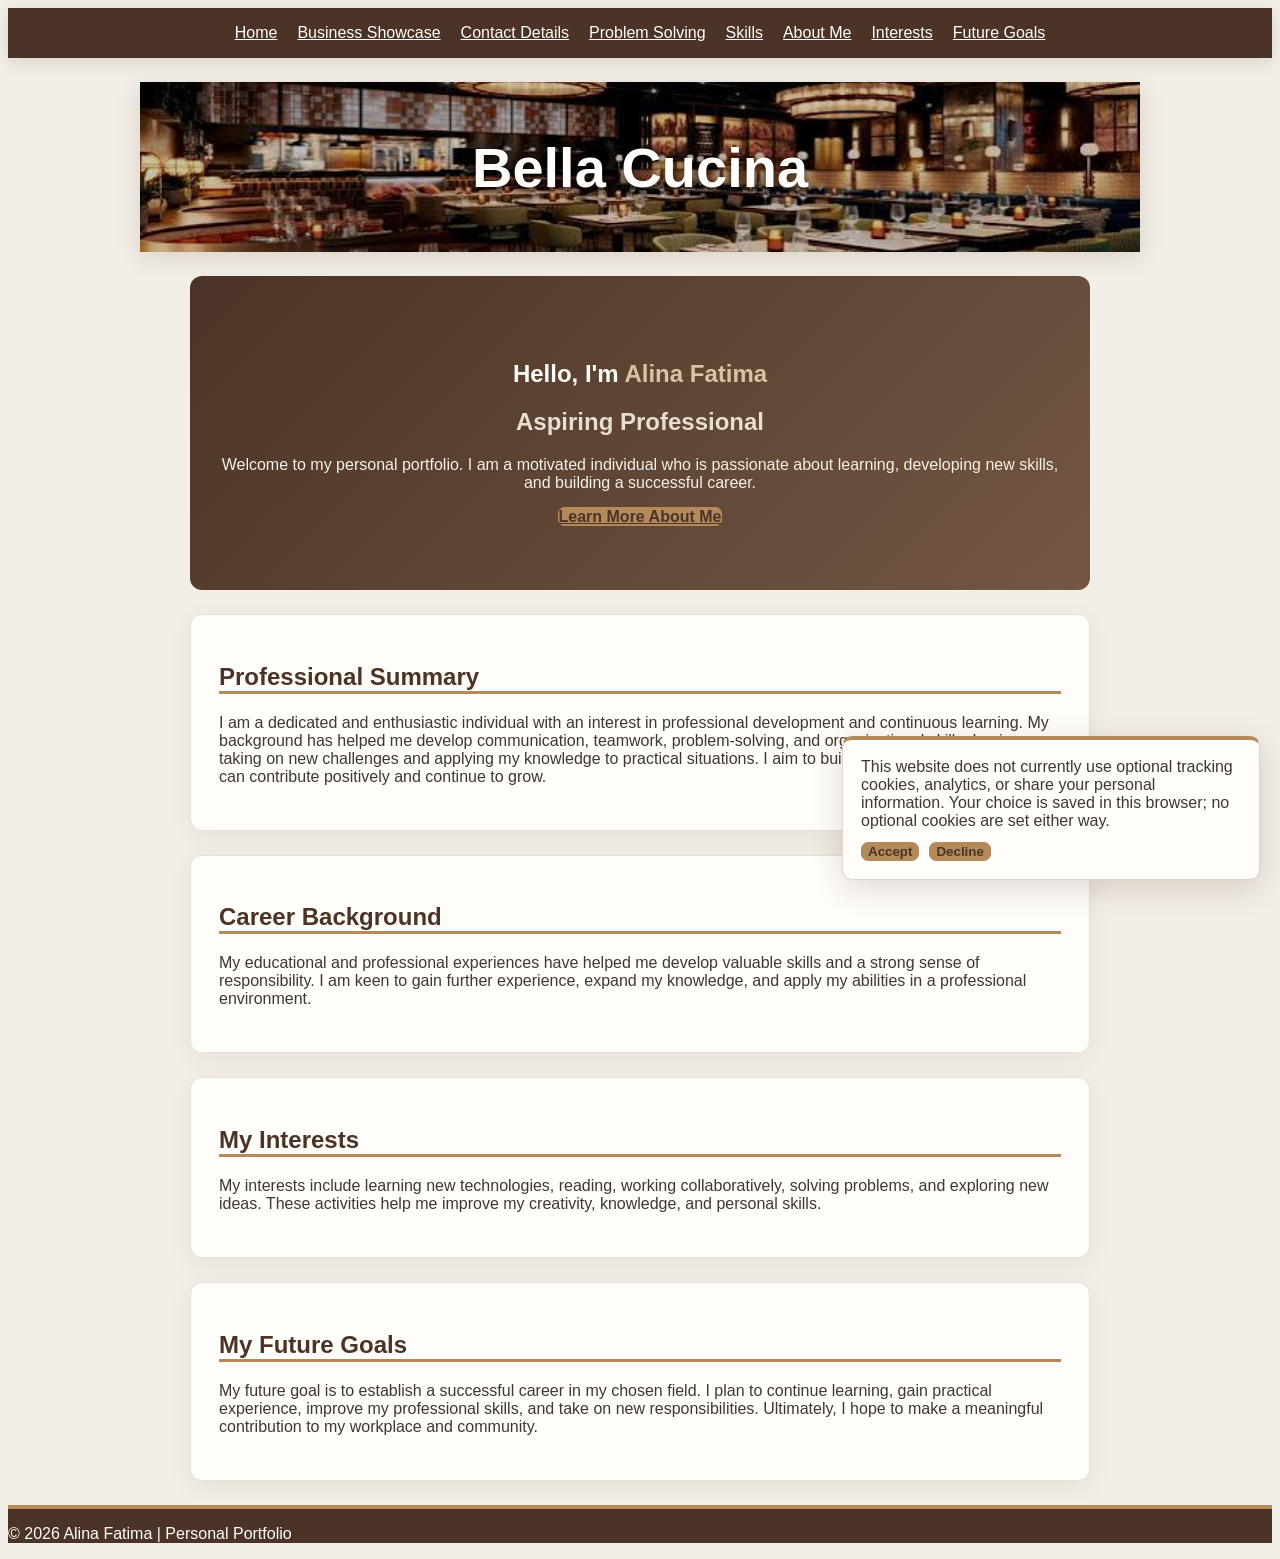
<file: Index.html>
<!DOCTYPE html>
<html lang="en">
<head>
    <meta charset="UTF-8">
    <meta name="viewport" content="width=device-width, initial-scale=1.0">
    <title>My Personal Portfolio</title>
    <link rel="stylesheet" href="Style.css">
</head>
<body class="portfolio-home">

    <!-- Navigation Bar -->
    <header>
        <nav class="portfolio-nav">
            <ul>
                <li><a href="index.html">Home</a></li>
                <li><a href="business showcase.html">Business Showcase</a></li>
                <li><a href="contact details.html">Contact Details</a></li>
                <li><a href="problem solving.html">Problem Solving</a></li>
                <li><a href="skills.html">Skills</a></li>
                <li><a href="#about">About Me</a></li>
                <li><a href="#interests">Interests</a></li>
                <li><a href="#goals">Future Goals</a></li>
            </ul>
        </nav>
    </header>

    <div class="home-banner">
        <img
            class="home-banner-image"
            src="restaurant-interior.jpg"
            alt="Warmly lit restaurant dining room with tables and booth seating"
        >
        <h2 class="home-banner-title">Bella Cucina</h2>
    </div>

    <!-- Home Page -->
    <section class="hero">
        <div class="hero-content">
            <h1>Hello, I'm <span>Alina Fatima</span></h1>
            <h2>Aspiring Professional</h2>
            <p>
                Welcome to my personal portfolio. I am a motivated
                individual who is passionate about learning, developing
                new skills, and building a successful career.
            </p>
            <a href="#about" class="btn">Learn More About Me</a>
        </div>
    </section>

    <!-- Professional Summary -->
    <section id="about" class="section">
        <h2>Professional Summary</h2>
        <p>
            I am a dedicated and enthusiastic individual with an interest
            in professional development and continuous learning.
            My background has helped me develop communication,
            teamwork, problem-solving, and organisational skills.
            I enjoy taking on new challenges and applying my knowledge
            to practical situations. I aim to build a rewarding career
            where I can contribute positively and continue to grow.
        </p>
    </section>

    <!-- Career Background -->
    <section id="career" class="section">
        <h2>Career Background</h2>
        <p>
            My educational and professional experiences have helped me
            develop valuable skills and a strong sense of responsibility.
            I am keen to gain further experience, expand my knowledge,
            and apply my abilities in a professional environment.
        </p>
    </section>

    <!-- Personal Interests -->
    <section id="interests" class="section">
        <h2>My Interests</h2>
        <p>
            My interests include learning new technologies, reading,
            working collaboratively, solving problems, and exploring
            new ideas. These activities help me improve my creativity,
            knowledge, and personal skills.
        </p>
    </section>

    <!-- Future Goals -->
    <section id="goals" class="section">
        <h2>My Future Goals</h2>
        <p>
            My future goal is to establish a successful career in my
            chosen field. I plan to continue learning, gain practical
            experience, improve my professional skills, and take on
            new responsibilities. Ultimately, I hope to make a
            meaningful contribution to my workplace and community.
        </p>
    </section>

    <aside id="cookieNotice" class="cookie-notice" aria-label="Cookie and privacy choices">
        <p>
            This website does not currently use optional tracking cookies,
            analytics, or share your personal information. Your choice is
            saved in this browser; no optional cookies are set either way.
        </p>
        <div class="cookie-notice-actions">
            <button type="button" id="acceptCookies" class="btn">
                Accept
            </button>
            <button type="button" id="declineCookies" class="btn cookie-decline">
                Decline
            </button>
        </div>
        <p id="cookieChoiceStatus" class="cookie-choice-status" role="status" hidden>
            Your choice could not be saved in this browser.
        </p>
    </aside>

    <!-- Footer -->
    <footer>
        <p>&copy; 2026 Alina Fatima | Personal Portfolio</p>
    </footer>

    <script>
        const cookieNotice = document.getElementById("cookieNotice");
        const cookieChoiceStatus = document.getElementById("cookieChoiceStatus");
        const cookieConsentKey = "portfolio-cookie-consent";

        try {
            if (localStorage.getItem(cookieConsentKey)) {
                cookieNotice.hidden = true;
            }
        } catch (error) {
            cookieChoiceStatus.hidden = false;
        }

        ["accept", "decline"].forEach((choice) => {
            document.getElementById(`${choice}Cookies`).addEventListener("click", () => {
                try {
                    localStorage.setItem(cookieConsentKey, choice);
                    cookieNotice.hidden = true;
                } catch (error) {
                    cookieChoiceStatus.hidden = false;
                }
            });
        });
    </script>
</body>
</html>
</file>
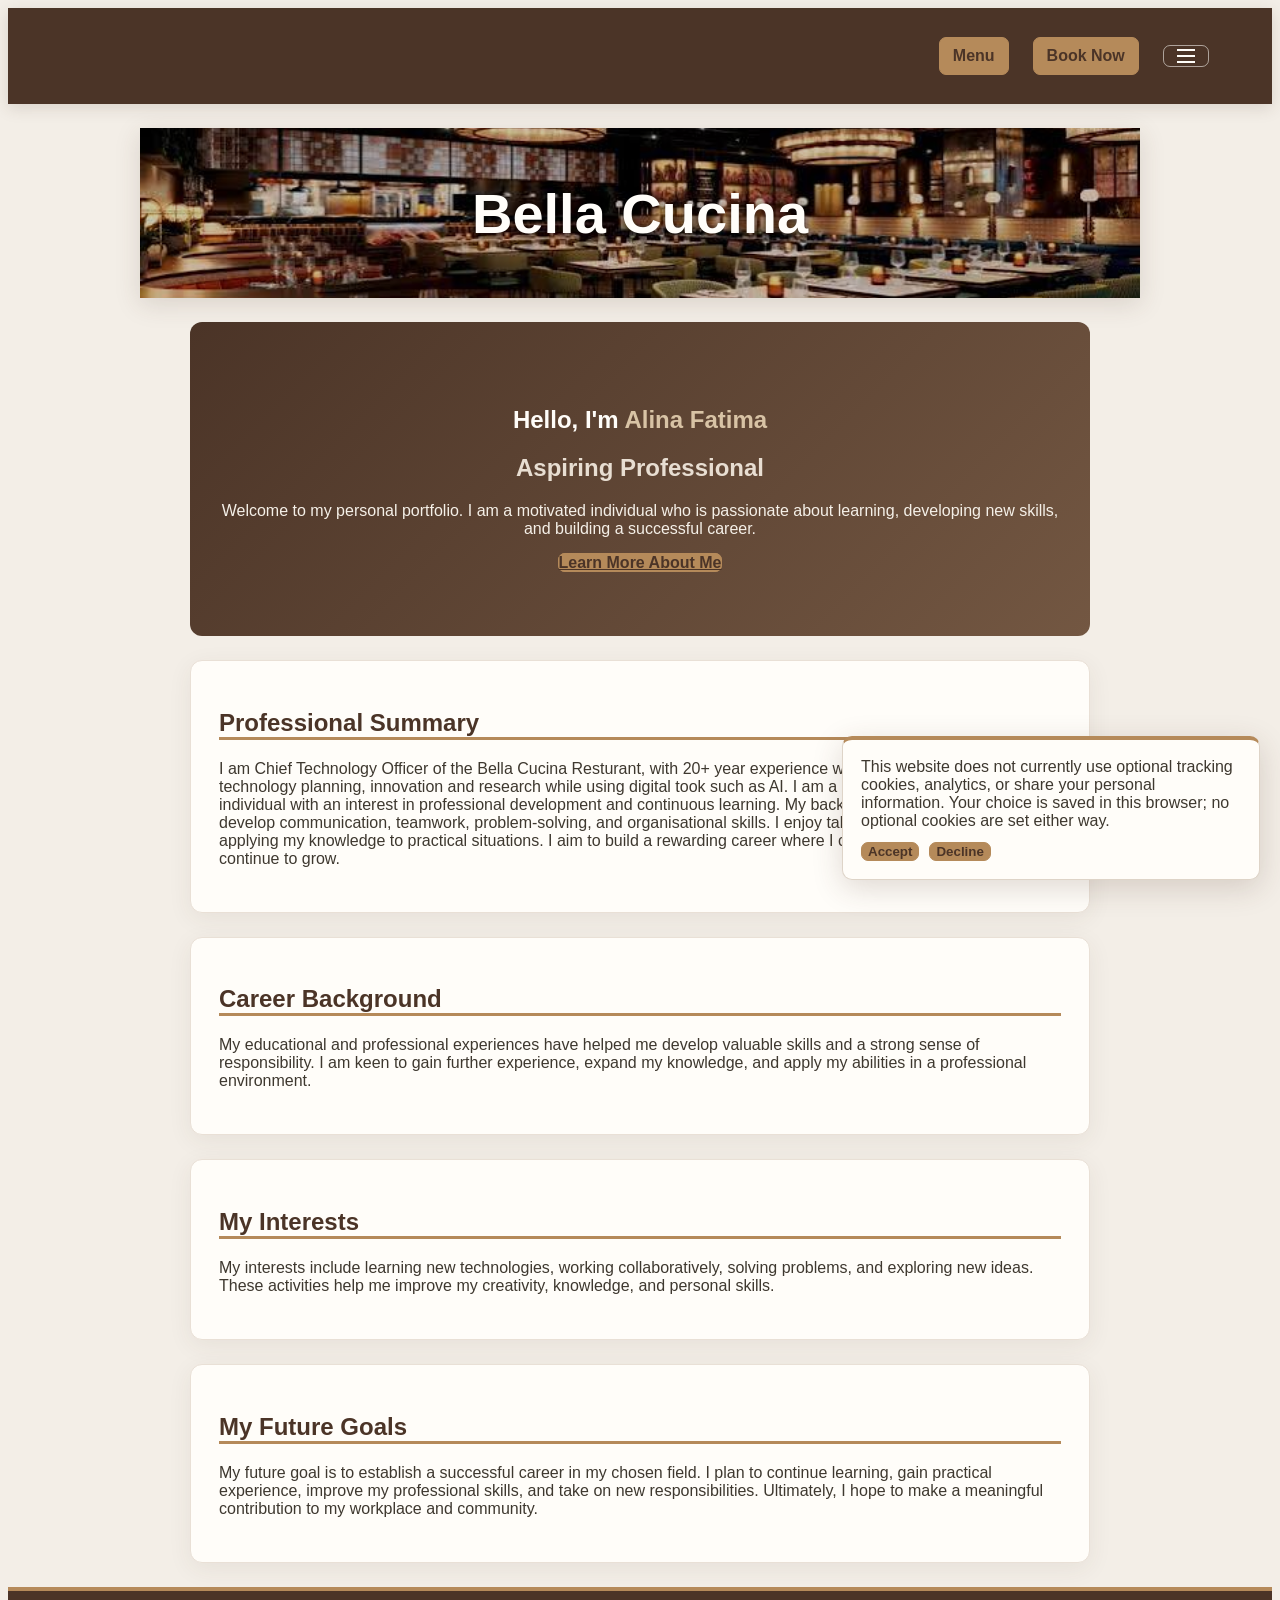
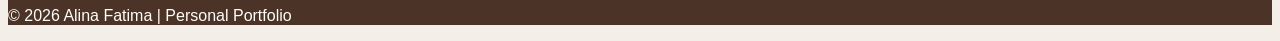
<file: index.html>
<!DOCTYPE html>
<html lang="en">
<head>
    <meta charset="UTF-8">
    <meta name="viewport" content="width=device-width, initial-scale=1.0">
    <title>My Personal Portfolio</title>
    <link rel="stylesheet" href="Style.css">
</head>
<body class="portfolio-home">

    <!-- Navigation Bar -->
    <header>
        <nav class="portfolio-nav" aria-label="Main navigation">
            <ul>
                <li><a href="index.html">Home</a></li>
                <li><a href="business showcase.html">Business Showcase</a></li>
                <li><a href="problem solving.html">Problem Solving</a></li>
                <li><a href="contact details.html">Contact Details</a></li>
                <li><a href="skills.html">Skills</a></li>
            </ul>
        </nav>
    </header>

    <div class="home-banner">
        <img
            class="home-banner-image"
            src="restaurant-interior.jpg"
            alt="Warmly lit restaurant dining room with tables and booth seating"
        >
        <h2 class="home-banner-title">Bella Cucina</h2>
    </div>

    <!-- Home Page -->
    <section class="hero">
        <div class="hero-content">
            <h1>Hello, I'm <span>Alina Fatima</span></h1>
            <h2>Aspiring Professional</h2>
            <p>
                Welcome to my personal portfolio. I am a motivated
                individual who is passionate about learning, developing
                new skills, and building a successful career.
            </p>
            <a href="#about" class="btn">Learn More About Me</a>
        </div>
    </section>

    <!-- Professional Summary -->
    <section id="about" class="section">
        <h2>Professional Summary</h2>
        <p>
            I am Chief Technology Officer of the Bella Cucina Resturant,
            with 20+ year experience which leads me to stragetic technology
            planning, innovation and research while using digital took such as AI.
            I am a dedicated and enthusiastic individual with an interest
            in professional development and continuous learning.
            My background has helped me develop communication,
            teamwork, problem-solving, and organisational skills.
            I enjoy taking on new challenges and applying my knowledge
            to practical situations. I aim to build a rewarding career
            where I can contribute positively and continue to grow.
        </p>
    </section>

    <!-- Career Background -->
    <section id="career" class="section">
        <h2>Career Background</h2>
        <p>
            My educational and professional experiences have helped me
            develop valuable skills and a strong sense of responsibility.
            I am keen to gain further experience, expand my knowledge,
            and apply my abilities in a professional environment.
        </p>
    </section>

    <!-- Personal Interests -->
    <section id="interests" class="section">
        <h2>My Interests</h2>
        <p>
            My interests include learning new technologies,
            working collaboratively, solving problems, and exploring
            new ideas. These activities help me improve my creativity,
            knowledge, and personal skills.
        </p>
    </section>

    <!-- Future Goals -->
    <section id="goals" class="section">
        <h2>My Future Goals</h2>
        <p>
            My future goal is to establish a successful career in my
            chosen field. I plan to continue learning, gain practical
            experience, improve my professional skills, and take on
            new responsibilities. Ultimately, I hope to make a
            meaningful contribution to my workplace and community.
        </p>
    </section>

    <aside id="cookieNotice" class="cookie-notice" aria-label="Cookie and privacy choices">
        <p>
            This website does not currently use optional tracking cookies,
            analytics, or share your personal information. Your choice is
            saved in this browser; no optional cookies are set either way.
        </p>
        <div class="cookie-notice-actions">
            <button type="button" id="acceptCookies" class="btn">
                Accept
            </button>
            <button type="button" id="declineCookies" class="btn cookie-decline">
                Decline
            </button>
        </div>
        <p id="cookieChoiceStatus" class="cookie-choice-status" role="status" hidden>
            Your choice could not be saved in this browser.
        </p>
    </aside>

    <!-- Footer -->
    <footer>
        <p>&copy; 2026 Alina Fatima | Personal Portfolio</p>
    </footer>

    <script src="navigation.js"></script>
    <script>
        const cookieNotice = document.getElementById("cookieNotice");
        const cookieChoiceStatus = document.getElementById("cookieChoiceStatus");
        const cookieConsentKey = "portfolio-cookie-consent";

        try {
            if (localStorage.getItem(cookieConsentKey)) {
                cookieNotice.hidden = true;
            }
        } catch (error) {
            cookieChoiceStatus.hidden = false;
        }

        ["accept", "decline"].forEach((choice) => {
            document.getElementById(`${choice}Cookies`).addEventListener("click", () => {
                try {
                    localStorage.setItem(cookieConsentKey, choice);
                    cookieNotice.hidden = true;
                } catch (error) {
                    cookieChoiceStatus.hidden = false;
                }
            });
        });
    </script>
</body>
</html>
</file>
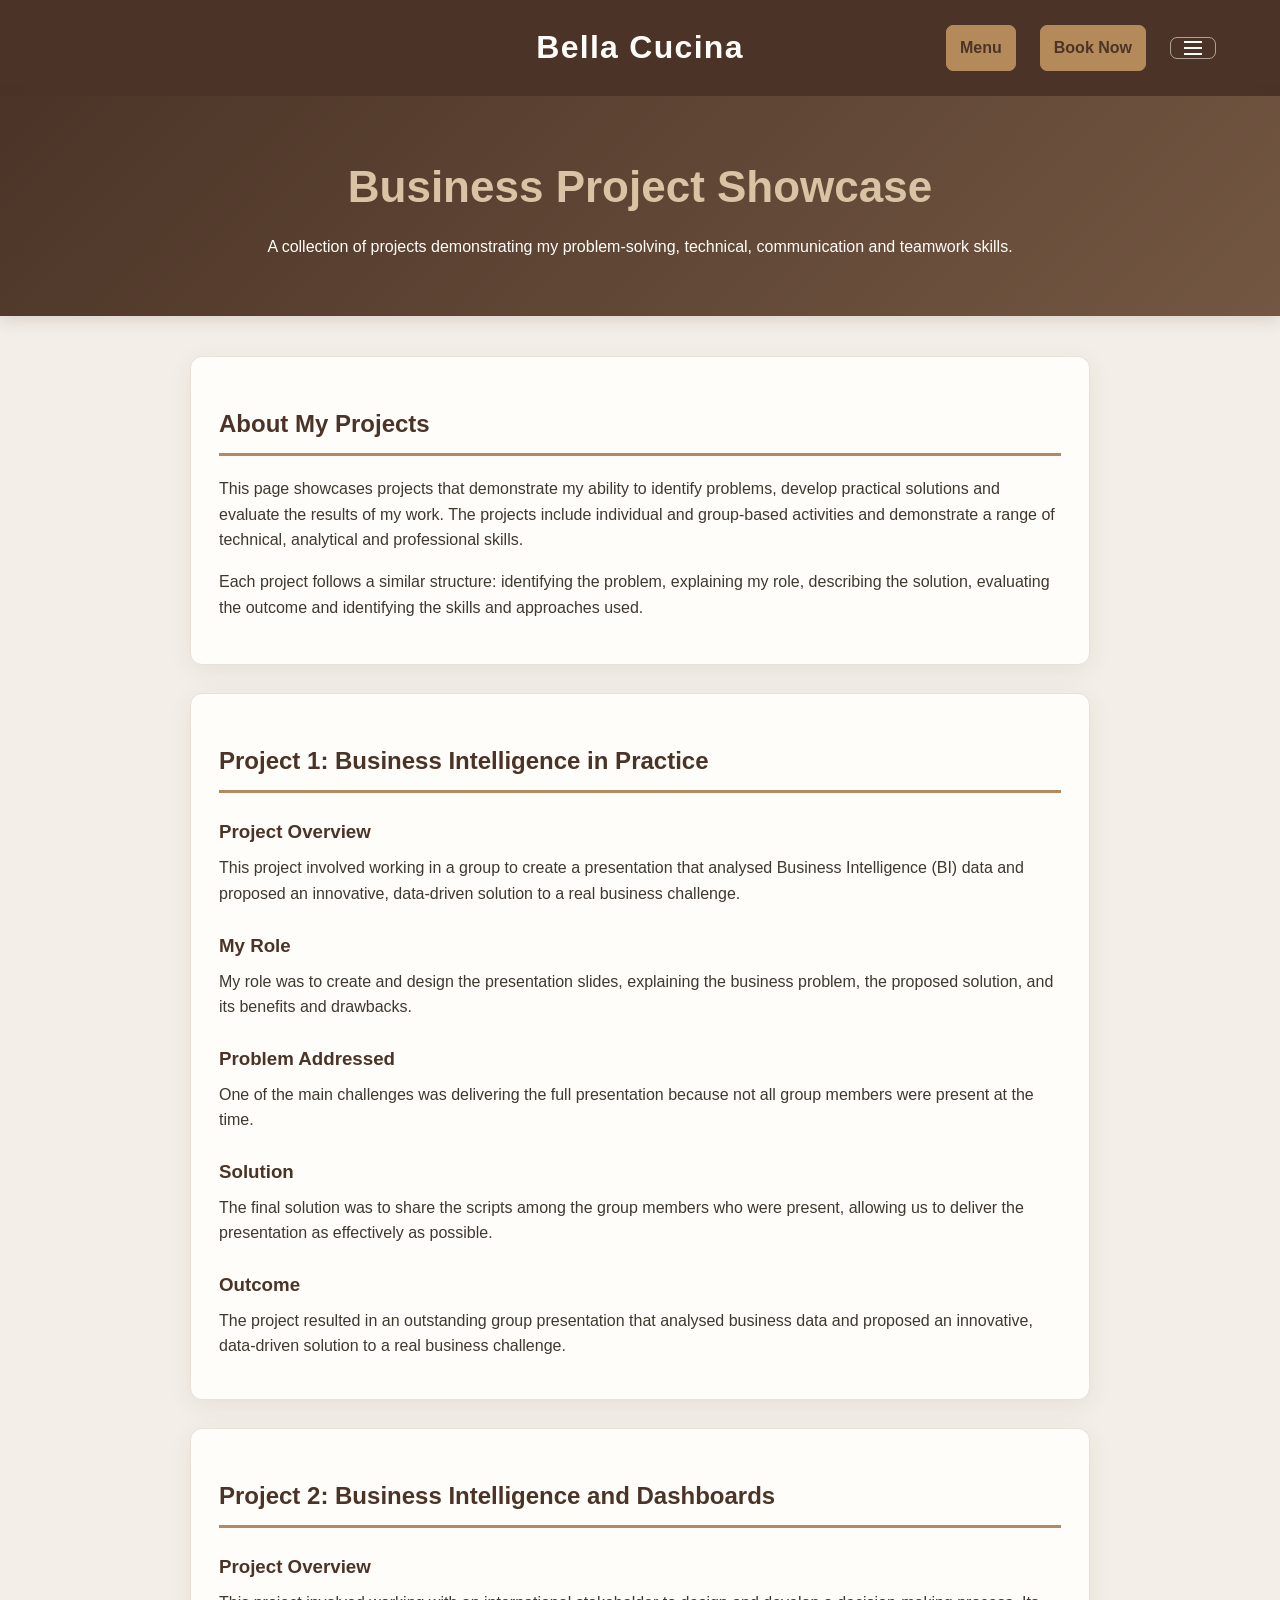
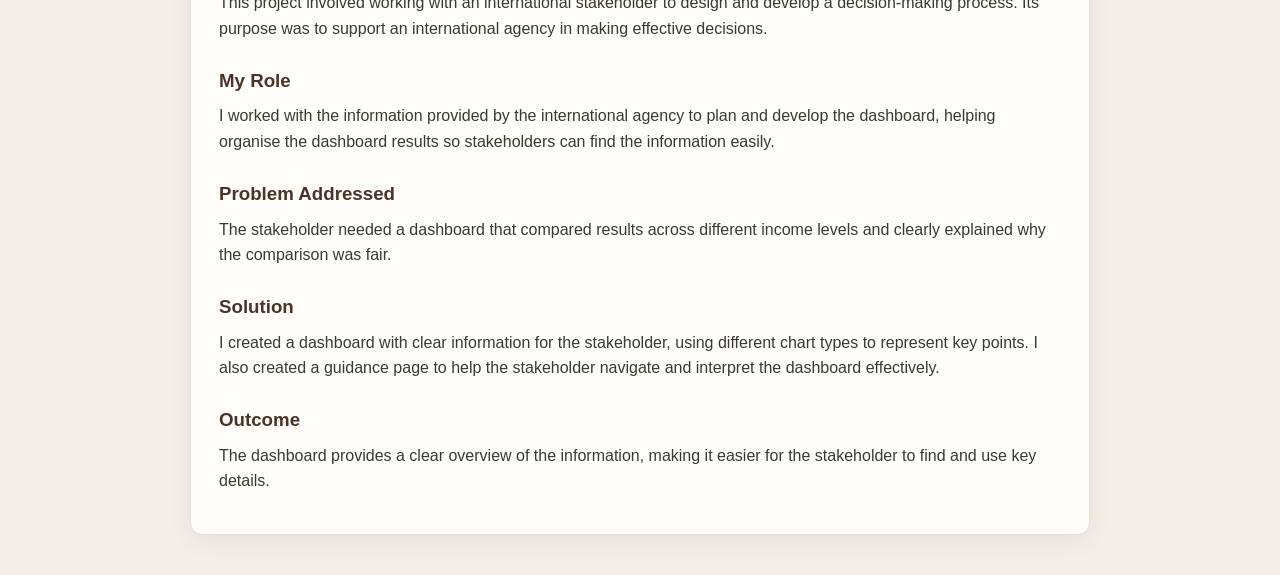
<file: business showcase.html>
<!DOCTYPE html>
<html lang="en">
<head>
    <meta charset="UTF-8">
    <meta name="viewport" content="width=device-width, initial-scale=1.0">

    <title>Business Showcase | My Projects</title>
    <link rel="stylesheet" href="Style.css">
</head>

<body class="showcase-page">

    <header>
        <nav class="portfolio-nav" aria-label="Main navigation">
            <ul>
                <li><a href="index.html">Home</a></li>
                <li><a href="business showcase.html">Business Showcase</a></li>
                <li><a href="problem solving.html">Problem Solving</a></li>
                <li><a href="contact details.html">Contact Details</a></li>
                <li><a href="skills.html">Skills</a></li>
            </ul>
        </nav>
    </header>

    <!-- Header -->
    <header class="showcase-hero">
        <h1>Business Project Showcase</h1>
        <p>
            A collection of projects demonstrating my problem-solving,
            technical, communication and teamwork skills.
        </p>
    </header>


    <main class="showcase-container">

        <!-- Introduction -->
        <section class="showcase-intro section">
            <h2>About My Projects</h2>

            <p>
                This page showcases projects that demonstrate my ability
                to identify problems, develop practical solutions and evaluate
                the results of my work. The projects include individual and
                group-based activities and demonstrate a range of technical,
                analytical and professional skills.
            </p>

            <p>
                Each project follows a similar structure: identifying the
                problem, explaining my role, describing the solution,
                evaluating the outcome and identifying the skills and
                approaches used.
            </p>
        </section>


        <!-- PROJECT 1 -->
        <section class="showcase-project section">

            <h2>Project 1: Business Intelligence in Practice</h2>

            <h3>Project Overview</h3>

            <p>
                This project involved working in a group to create a
                presentation that analysed Business Intelligence (BI) data
                and proposed an innovative, data-driven solution to a real
                business challenge.
            </p>

            <h3>My Role</h3>

            <p>
                My role was to create and design the presentation slides,
                explaining the business problem, the proposed solution, and
                its benefits and drawbacks.
            </p>

            <h3>Problem Addressed</h3>

            <p>
                One of the main challenges was delivering the full
                presentation because not all group members were present
                at the time.
            </p>

            <h3>Solution</h3>

            <p>
                The final solution was to share the scripts among the group
                members who were present, allowing us to deliver the
                presentation as effectively as possible.
            </p>

            <h3>Outcome</h3>

            <p>
                The project resulted in an outstanding group presentation
                that analysed business data and proposed an innovative,
                data-driven solution to a real business challenge.
            </p>

        </section>


        <!-- PROJECT 2 -->
        <section class="showcase-project section">

            <h2>Project 2: Business Intelligence and Dashboards</h2>

            <h3>Project Overview</h3>

            <p>
                This project involved working with an international
                stakeholder to design and develop a decision-making process.
                Its purpose was to support an international agency in making
                effective decisions.
            </p>

            <h3>My Role</h3>

            <p>
                I worked with the information provided by the international
                agency to plan and develop the dashboard, helping organise
                the dashboard results so stakeholders can find the
                information easily.
            </p>

            <h3>Problem Addressed</h3>

            <p>
                The stakeholder needed a dashboard that compared results
                across different income levels and clearly explained why
                the comparison was fair.
            </p>

            <h3>Solution</h3>

            <p>
                I created a dashboard with clear information for the
                stakeholder, using different chart types to represent key
                points. I also created a guidance page to help the
                stakeholder navigate and interpret the dashboard effectively.
            </p>

            <h3>Outcome</h3>

            <p>
                The dashboard provides a clear overview of the information,
                making it easier for the stakeholder to find and use key
                details.
            </p>

        </section>
    </main>
    <script src="navigation.js"></script>
</body>
</html>
</file>
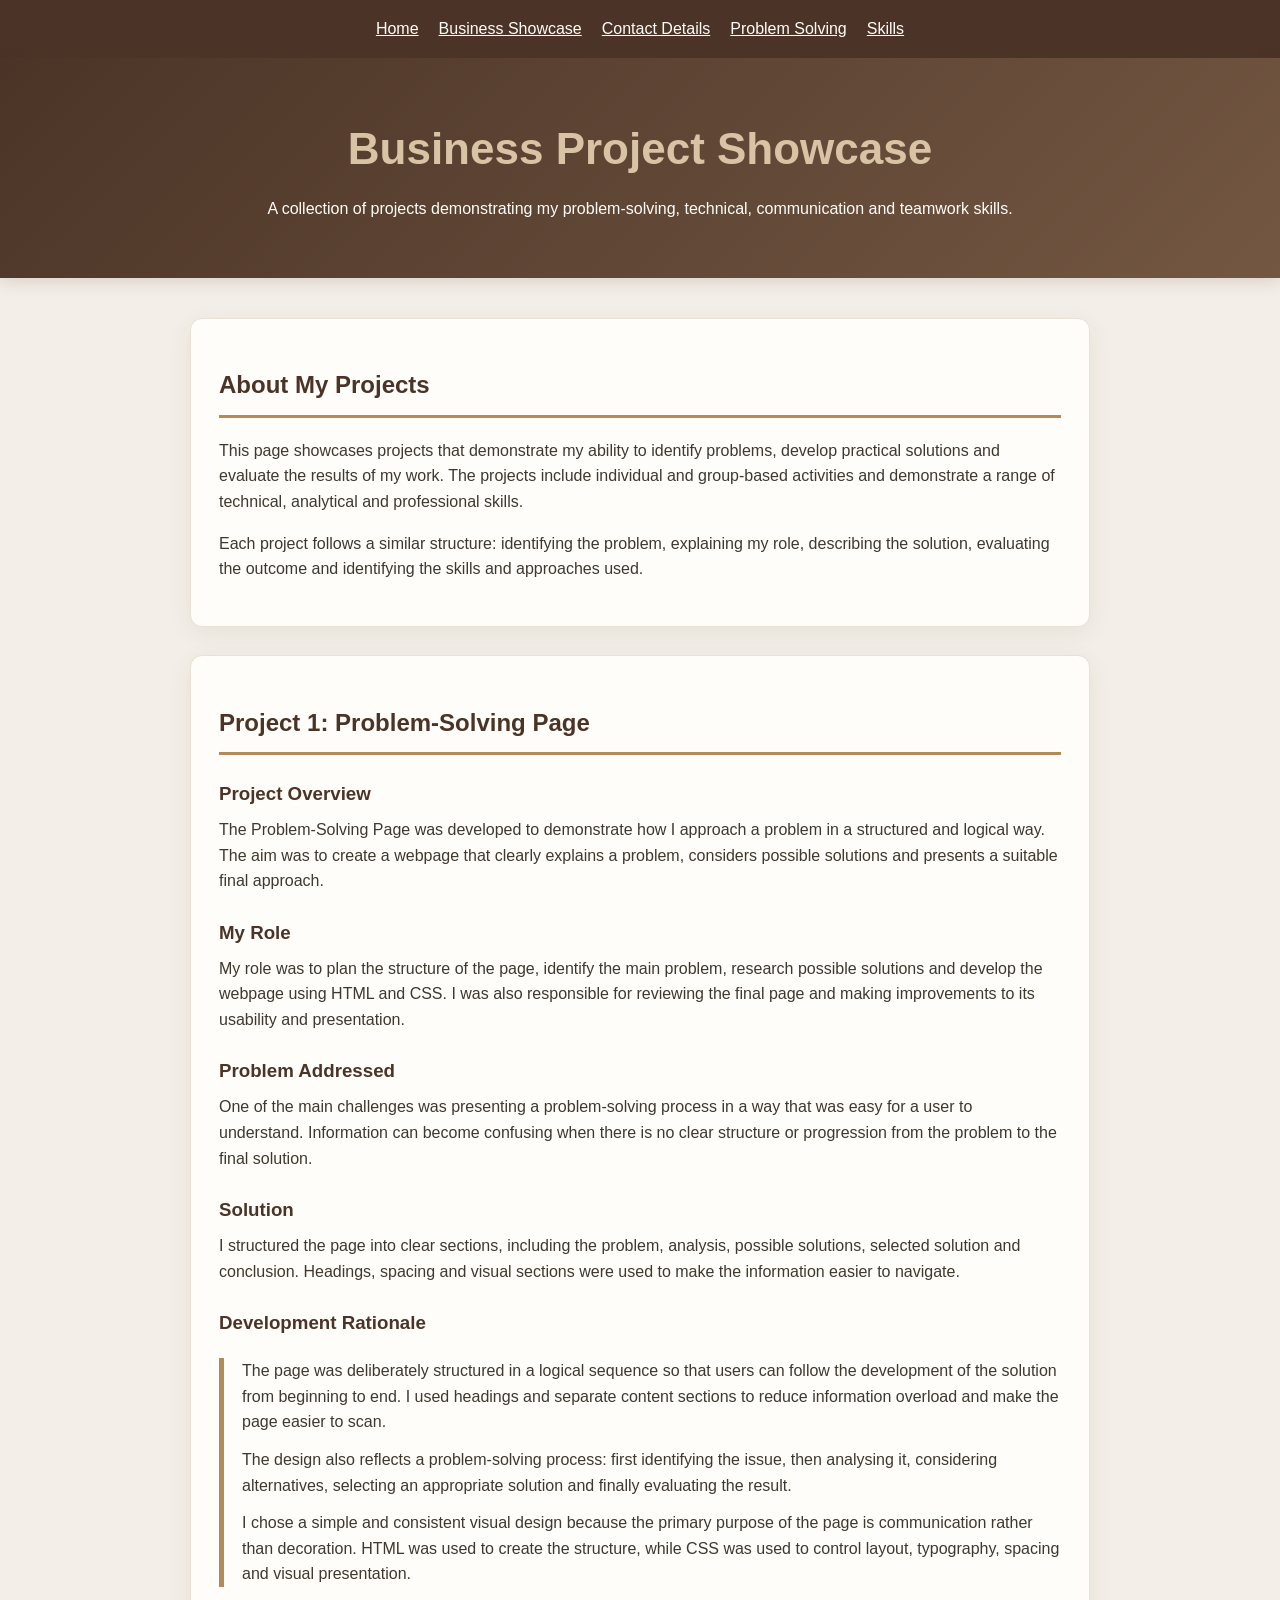
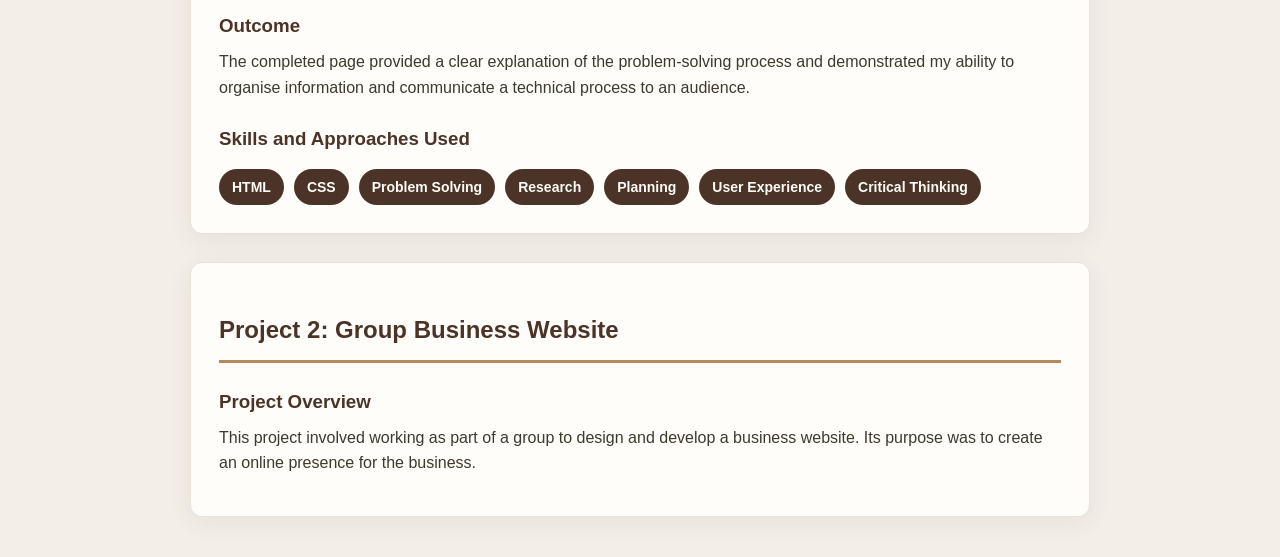
<file: Business Showcase.html>
<!DOCTYPE html>
<html lang="en">
<head>
    <meta charset="UTF-8">
    <meta name="viewport" content="width=device-width, initial-scale=1.0">

    <title>Business Showcase | My Projects</title>
    <link rel="stylesheet" href="Style.css">
</head>

<body class="showcase-page">

    <header>
        <nav class="portfolio-nav" aria-label="Main navigation">
            <ul>
                <li><a href="index.html">Home</a></li>
                <li><a href="business showcase.html">Business Showcase</a></li>
                <li><a href="contact details.html">Contact Details</a></li>
                <li><a href="problem solving.html">Problem Solving</a></li>
                <li><a href="skills.html">Skills</a></li>
            </ul>
        </nav>
    </header>

    <!-- Header -->
    <header class="showcase-hero">
        <h1>Business Project Showcase</h1>
        <p>
            A collection of projects demonstrating my problem-solving,
            technical, communication and teamwork skills.
        </p>
    </header>


    <main class="showcase-container">

        <!-- Introduction -->
        <section class="showcase-intro section">
            <h2>About My Projects</h2>

            <p>
                This page showcases projects that demonstrate my ability
                to identify problems, develop practical solutions and evaluate
                the results of my work. The projects include individual and
                group-based activities and demonstrate a range of technical,
                analytical and professional skills.
            </p>

            <p>
                Each project follows a similar structure: identifying the
                problem, explaining my role, describing the solution,
                evaluating the outcome and identifying the skills and
                approaches used.
            </p>
        </section>


        <!-- PROJECT 1 -->
        <section class="showcase-project section">

            <h2>Project 1: Problem-Solving Page</h2>

            <h3>Project Overview</h3>

            <p>
                The Problem-Solving Page was developed to demonstrate how I
                approach a problem in a structured and logical way. The aim
                was to create a webpage that clearly explains a problem,
                considers possible solutions and presents a suitable final
                approach.
            </p>

            <h3>My Role</h3>

            <p>
                My role was to plan the structure of the page, identify the
                main problem, research possible solutions and develop the
                webpage using HTML and CSS. I was also responsible for
                reviewing the final page and making improvements to its
                usability and presentation.
            </p>

            <h3>Problem Addressed</h3>

            <p>
                One of the main challenges was presenting a problem-solving
                process in a way that was easy for a user to understand.
                Information can become confusing when there is no clear
                structure or progression from the problem to the final
                solution.
            </p>

            <h3>Solution</h3>

            <p>
                I structured the page into clear sections, including the
                problem, analysis, possible solutions, selected solution and
                conclusion. Headings, spacing and visual sections were used
                to make the information easier to navigate.
            </p>

            <h3>Development Rationale</h3>

            <div class="showcase-highlight">

                <p>
                    The page was deliberately structured in a logical
                    sequence so that users can follow the development of the
                    solution from beginning to end. I used headings and
                    separate content sections to reduce information overload
                    and make the page easier to scan.
                </p>

                <p>
                    The design also reflects a problem-solving process:
                    first identifying the issue, then analysing it,
                    considering alternatives, selecting an appropriate
                    solution and finally evaluating the result.
                </p>

                <p>
                    I chose a simple and consistent visual design because
                    the primary purpose of the page is communication rather
                    than decoration. HTML was used to create the structure,
                    while CSS was used to control layout, typography,
                    spacing and visual presentation.
                </p>

            </div>

            <h3>Outcome</h3>

            <p>
                The completed page provided a clear explanation of the
                problem-solving process and demonstrated my ability to
                organise information and communicate a technical process to
                an audience.
            </p>

            <h3>Skills and Approaches Used</h3>

            <div class="showcase-skills">
                <span class="showcase-skill">HTML</span>
                <span class="showcase-skill">CSS</span>
                <span class="showcase-skill">Problem Solving</span>
                <span class="showcase-skill">Research</span>
                <span class="showcase-skill">Planning</span>
                <span class="showcase-skill">User Experience</span>
                <span class="showcase-skill">Critical Thinking</span>
            </div>

        </section>


        <!-- PROJECT 2 -->
        <section class="showcase-project section">

            <h2>Project 2: Group Business Website</h2>

            <h3>Project Overview</h3>

            <p>
                This project involved working as part of a group to design
                and develop a business website. Its purpose was to create
                an online presence for the business.
            </p>

        </section>
    </main>
</body>
</html>
</file>
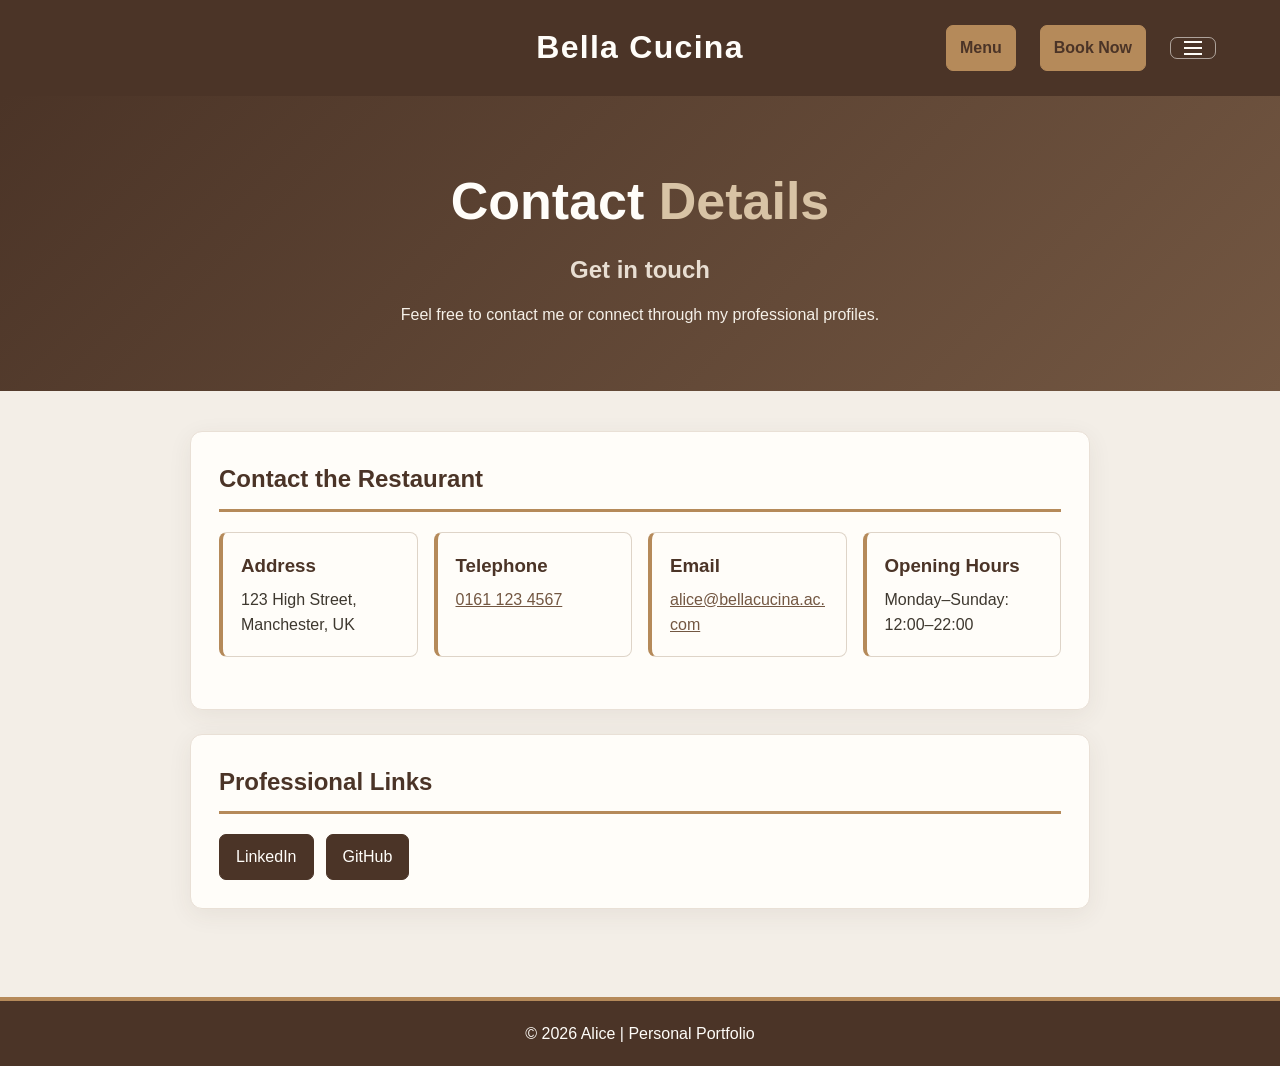
<file: contact details.html>
<!DOCTYPE html>
<html lang="en">
    <head>
        <meta charset="UTF-8">
        <meta name="viewport" content="width=device-width, initial-scale=1.0">
        <title>Contact Details | My Portfolio</title>
        <link rel="stylesheet" href="Style.css">
    </head>
    <body class="contact-page">
        <header>
            <nav class="portfolio-nav" aria-label="Main navigation">
                <ul>
                    <li><a href="index.html">Home</a></li>
                    <li><a href="business showcase.html">Business Showcase</a></li>
                    <li><a href="problem solving.html">Problem Solving</a></li>
                    <li><a href="contact details.html">Contact Details</a></li>
                    <li><a href="skills.html">Skills</a></li>
                </ul>
            </nav>
        </header>

        <section class="hero">
            <div class="hero-content">
                <h1>Contact <span>Details</span></h1>
                <h2>Get in touch</h2>
                <p>Feel free to contact me or connect through my professional profiles.</p>
            </div>
        </section>

        <main class="contact-content">
            <section id="restaurant-contact" class="section" aria-labelledby="restaurant-contact-heading">
                <h2 id="restaurant-contact-heading">Contact the Restaurant</h2>
                <div class="contact-grid">
                    <div>
                        <h3>Address</h3>
                        <p>123 High Street, Manchester, UK</p>
                    </div>
                    <div>
                        <h3>Telephone</h3>
                        <p><a href="tel:+441611234567">0161 123 4567</a></p>
                    </div>
                    <div>
                        <h3>Email</h3>
                        <p><a href="mailto:alice@bellacucina.ac.com">alice@bellacucina.ac.com</a></p>
                    </div>
                    <div>
                        <h3>Opening Hours</h3>
                        <p>Monday–Sunday: 12:00–22:00</p>
                    </div>
                </div>
            </section>

            <section class="section" aria-labelledby="links-heading">
                <h2 id="links-heading">Professional Links</h2>
                <div class="social-links">
                    <a href="https://www.linkedin.com/in/alice13">LinkedIn</a>
                    <a href="https://github.com/alice13">GitHub</a>
                </div>
            </section>

        </main>

        <footer>
            <p>&copy; 2026 Alice | Personal Portfolio</p>
        </footer>
        <script src="navigation.js"></script>
    </body>
</html>
</file>
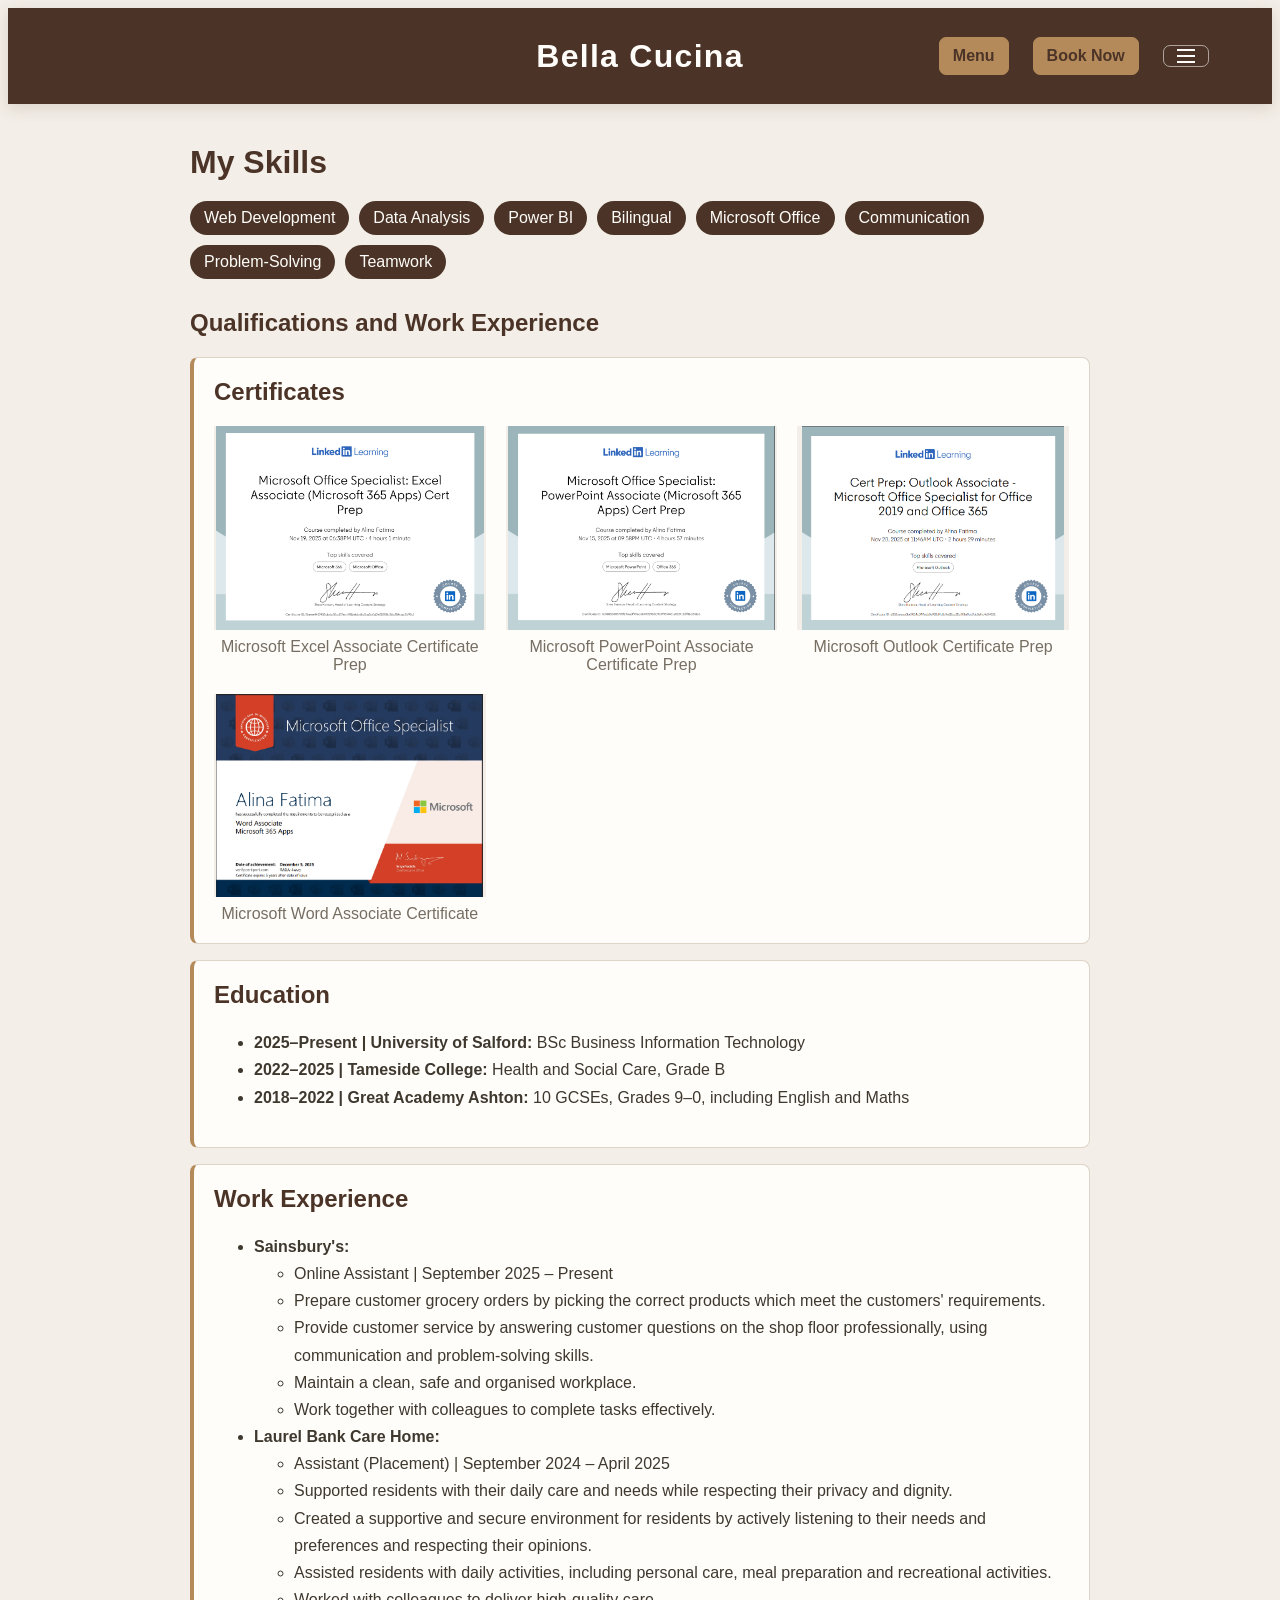
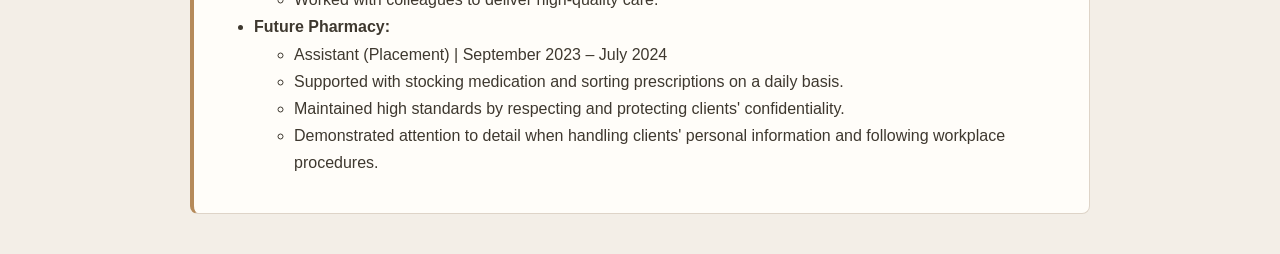
<file: skills.html>
<!DOCTYPE html>
<html lang="en">
<head>
    <meta charset="UTF-8">
    <meta name="viewport" content="width=device-width, initial-scale=1.0">
    <title>Skills</title>
    <link rel="stylesheet" href="Style.css">
</head>

<body>
    <header>
        <nav class="portfolio-nav" aria-label="Main navigation">
            <ul>
                <li><a href="index.html">Home</a></li>
                <li><a href="business showcase.html">Business Showcase</a></li>
                <li><a href="problem solving.html">Problem Solving</a></li>
                <li><a href="contact details.html">Contact Details</a></li>
                <li><a href="skills.html">Skills</a></li>
            </ul>
        </nav>
    </header>

    <main class="skills-page">

        <h1>My Skills</h1>

        <ul class="skills-list">
            <li>Web Development</li>
            <li>Data Analysis</li>
            <li>Power BI</li>
            <li>Bilingual</li>
            <li>Microsoft Office</li>
            <li>Communication</li>
            <li>Problem-Solving</li>
            <li>Teamwork</li>
        </ul>

        <h2>Qualifications and Work Experience</h2>

        <section class="skills-section" aria-labelledby="certificates-heading">
            <h2 id="certificates-heading">Certificates</h2>

            <div class="certificate-gallery">

                <figure>
                    <img src="excel-certificate.png"
                         alt="Microsoft Office Specialist Excel Associate certificate from LinkedIn Learning">
                    <figcaption>Microsoft Excel Associate Certificate Prep</figcaption>
                </figure>

                <figure>
                    <img src="powerpoint-certificate.png"
                         alt="Microsoft Office Specialist PowerPoint Associate certificate from LinkedIn Learning">
                    <figcaption>Microsoft PowerPoint Associate Certificate Prep</figcaption>
                </figure>

                <figure>
                    <img src="outlook-certificate.png"
                         alt="Microsoft Office Specialist Outlook certificate from LinkedIn Learning">
                    <figcaption>Microsoft Outlook Certificate Prep</figcaption>
                </figure>

                <figure>
                    <img src="word-certificate.png"
                         alt="Microsoft Office Specialist Word Associate certificate">
                    <figcaption>Microsoft Word Associate Certificate</figcaption>
                </figure>

            </div>
        </section>

        <section class="skills-section" aria-labelledby="education-heading">
            <h2 id="education-heading">Education</h2>

            <ul>
                <li><strong>2025–Present | University of Salford:</strong> BSc Business Information Technology</li>
                <li><strong>2022–2025 | Tameside College:</strong> Health and Social Care, Grade B</li>
                <li><strong>2018–2022 | Great Academy Ashton:</strong> 10 GCSEs, Grades 9–0, including English and Maths</li>
            </ul>
        </section>

        <section class="skills-section" aria-labelledby="experience-heading">
            <h2 id="experience-heading">Work Experience</h2>

            <ul>

                <li>
                    <strong>Sainsbury's:</strong>
                    <ul>
                        <li>Online Assistant | September 2025 – Present</li>
                        <li>Prepare customer grocery orders by picking the correct products which meet the customers' requirements.</li>
                        <li>Provide customer service by answering customer questions on the shop floor professionally, using communication and problem-solving skills.</li>
                        <li>Maintain a clean, safe and organised workplace.</li>
                        <li>Work together with colleagues to complete tasks effectively.</li>
                    </ul>
                </li>

                <li>
                    <strong>Laurel Bank Care Home:</strong>
                    <ul>
                        <li>Assistant (Placement) | September 2024 – April 2025</li>
                        <li>Supported residents with their daily care and needs while respecting their privacy and dignity.</li>
                        <li>Created a supportive and secure environment for residents by actively listening to their needs and preferences and respecting their opinions.</li>
                        <li>Assisted residents with daily activities, including personal care, meal preparation and recreational activities.</li>
                        <li>Worked with colleagues to deliver high-quality care.</li>
                    </ul>
                </li>

                <li>
                    <strong>Future Pharmacy:</strong>
                    <ul>
                        <li>Assistant (Placement) | September 2023 – July 2024</li>
                        <li>Supported with stocking medication and sorting prescriptions on a daily basis.</li>
                        <li>Maintained high standards by respecting and protecting clients' confidentiality.</li>
                        <li>Demonstrated attention to detail when handling clients' personal information and following workplace procedures.</li>
                    </ul>
                </li>

            </ul>
        </section>

    </main>

    <script src="navigation.js"></script>
</body>
</html>
</file>
<file: Style.css>
/* ===== Professional Brown, Beige & Neutral Theme ===== */

:root {
    --navy: #4B3427;
    --navy-light: #735742;
    --gold: #B58A5A;
    --gold-light: #D8C3A5;
    --white: #FFFDF9;
    --background: #F3EEE7;
    --text: #3E382F;
    --muted: #766E63;
    --border: #DED4C8;
}

/* Page background and text */
body {
    background-color: var(--background);
    color: var(--text);
    font-family: "Segoe UI", Arial, sans-serif;
}

/* Navigation bar */
header {
    background: var(--navy);
    box-shadow: 0 4px 15px rgba(75, 52, 39, 0.15);
}

nav,
.navbar {
    background: transparent;
}

.portfolio-nav {
    display: flex;
    align-items: center;
    justify-content: center;
    flex-wrap: wrap;
    gap: 12px 24px;
    padding: 16px 5%;
}

.portfolio-nav.menu-ready {
    position: relative;
    justify-content: flex-end;
    min-height: 64px;
}

.menu-brand {
    position: absolute;
    left: 50%;
    transform: translateX(-50%);
    color: var(--white);
    font-family: "Segoe UI", Arial, sans-serif;
    font-size: clamp(1.5rem, 3vw, 2rem);
    font-weight: 700;
    letter-spacing: 0.04em;
    text-decoration: none;
    white-space: nowrap;
}

.menu-brand:hover {
    color: var(--gold-light);
}

.menu-book-now {
    display: inline-flex;
    align-items: center;
    padding: 9px 13px;
    color: var(--navy);
    text-decoration: none;
    white-space: nowrap;
}

.menu-toggle {
    display: inline-flex;
    align-items: center;
    justify-content: center;
    gap: 0;
    padding: 9px 13px;
    color: var(--white);
    background: transparent;
    border: 1px solid rgba(255, 253, 249, 0.55);
    border-radius: 7px;
    font: inherit;
    cursor: pointer;
}

.menu-toggle:hover,
.menu-toggle:focus-visible {
    color: var(--gold-light);
    border-color: var(--gold-light);
}

.menu-toggle:focus-visible,
.portfolio-nav a:focus-visible {
    outline: 2px solid var(--gold-light);
    outline-offset: 3px;
}

.menu-toggle-icon,
.menu-toggle-icon::before,
.menu-toggle-icon::after {
    display: block;
    width: 18px;
    height: 2px;
    background: currentColor;
}

.menu-toggle-icon {
    position: relative;
}

.menu-toggle-icon::before,
.menu-toggle-icon::after {
    position: absolute;
    left: 0;
    content: "";
}

.menu-toggle-icon::before {
    top: -6px;
}

.menu-toggle-icon::after {
    top: 6px;
}

.portfolio-nav .logo {
    margin: 0;
}

.portfolio-nav ul {
    display: flex;
    align-items: center;
    flex-wrap: wrap;
    justify-content: center;
    width: 100%;
    gap: 8px 20px;
    margin: 0;
    padding: 0;
    list-style: none;
}

.portfolio-nav.menu-ready ul {
    position: absolute;
    top: 100%;
    right: 5%;
    left: auto;
    z-index: 20;
    display: flex;
    flex-direction: column;
    align-items: stretch;
    justify-content: flex-start;
    width: min(320px, 90%);
    gap: 0;
    padding: 8px;
    background: var(--navy);
    border: 1px solid rgba(255, 253, 249, 0.2);
    border-radius: 0 0 10px 10px;
    box-shadow: 0 8px 20px rgba(20, 13, 10, 0.24);
}

.portfolio-nav.menu-ready ul[hidden] {
    display: none !important;
}

.portfolio-nav.menu-ready ul a {
    display: block;
    padding: 10px 12px;
}

.logo {
    color: var(--gold);
}

nav ul li a,
.navbar ul a {
    color: var(--white);
}

nav ul li a:hover,
.navbar ul a:hover {
    color: var(--gold-light);
}

.home-banner {
    position: relative;
    width: calc(100% - 40px);
    max-width: 1000px;
    height: 170px;
    margin: 24px auto;
    box-shadow: 0 6px 24px rgba(75, 52, 39, 0.15);
}

.home-banner-image {
    display: block;
    width: 100%;
    height: 100%;
    object-fit: cover;
}

.home-banner-title {
    position: absolute;
    z-index: 1;
    inset: 50% auto auto 50%;
    transform: translate(-50%, -50%);
    margin: 0;
    color: var(--white);
    font-size: clamp(2rem, 6vw, 3.5rem);
    text-align: center;
    text-shadow: 0 2px 8px rgba(0, 0, 0, 0.85);
    white-space: nowrap;
}

.home-banner::after {
    position: absolute;
    inset: 0;
    background: rgba(0, 0, 0, 0.2);
    content: "";
    pointer-events: none;
}

/* Hero banner */
.hero {
    background: linear-gradient(
        135deg,
        var(--navy),
        var(--navy-light)
    );
    color: var(--white);
}

.hero h1 span {
    color: var(--gold-light);
}

.hero h2 {
    color: #E8DED2;
}

.hero p {
    color: #F5F0E8;
}

/* Portfolio home content cards */
.portfolio-home > .hero,
.portfolio-home > .section {
    width: min(900px, calc(100% - 40px));
    box-sizing: border-box;
    margin: 24px auto;
}

.portfolio-home > .hero {
    padding: 64px 24px;
    border-radius: 12px;
    text-align: center;
}

.portfolio-home > .section {
    padding: 28px;
}

/* Buttons */
.btn {
    background: var(--gold);
    color: var(--navy);
    border: 1px solid var(--gold);
    border-radius: 7px;
    font-weight: 700;
}

.btn:hover {
    background: var(--gold-light);
    color: var(--navy);
    border-color: var(--gold-light);
}

/* White content cards */
.section {
    background: var(--white);
    color: var(--text);
    border: 1px solid #E9E0D6;
    border-radius: 12px;
    box-shadow: 0 6px 24px rgba(75, 52, 39, 0.07);
}

.section h2 {
    color: var(--navy);
    border-bottom: 3px solid var(--gold);
}

.section h3 {
    color: var(--navy);
}

.menu-title {
    text-align: center;
}

.menu-items {
    text-align: center;
    justify-content: center;
}

.menu-items img {
    margin-right: auto;
    margin-left: auto;
}

.section p {
    color: var(--text);
}

/* Benefit cards */
.benefit-card {
    background: var(--white);
    border: 1px solid var(--border);
    border-top: 4px solid var(--gold);
    border-radius: 9px;
}

.benefit-card p {
    color: var(--muted);
}

.dish-list {
    display: flex;
    flex-wrap: wrap;
    gap: 8px 24px;
    padding: 0;
    list-style: none;
}

.dessert-list {
    display: flex;
    flex-wrap: wrap;
    gap: 8px 24px;
    padding: 0;
    list-style: none;
}

.dish-list img,
.dessert-list img {
    display: block;
    width: 160px;
    max-width: 100%;
    height: 194px;
    object-fit: cover;
    margin-top: 8px;
}

/* Contact information cards */
.contact-grid > div {
    background: var(--white);
    border: 1px solid var(--border);
    border-left: 4px solid var(--gold);
    border-radius: 8px;
}

.contact-grid a,
.section a {
    color: var(--navy-light);
}

/* Social media links */
.social-links a {
    background: var(--navy);
    color: var(--white);
    border: 1px solid var(--navy);
    border-radius: 7px;
}

.social-links a:hover {
    background: var(--gold);
    color: var(--navy);
    border-color: var(--gold);
}

/* Booking and feedback form */
.form-group label {
    color: var(--navy);
}

.form-group input,
.form-group select,
.form-group textarea {
    background: var(--white);
    color: var(--text);
    border: 1px solid #D6CABC;
    border-radius: 7px;
}

.form-group input:focus,
.form-group select:focus,
.form-group textarea:focus {
    outline: 2px solid var(--gold);
    border-color: var(--navy-light);
}

/* Privacy checkbox */
.privacy-check {
    background: var(--background);
    border: 1px solid var(--border);
    border-radius: 8px;
}

.privacy-check input {
    accent-color: var(--navy);
}

/* Privacy section highlights */
.privacy-section {
    border-left: 5px solid var(--gold);
}

.privacy-list strong {
    color: var(--navy);
}

/* Form status message */
.status-message {
    background: #F5EEE3;
    color: var(--navy);
    border-left: 4px solid var(--gold);
    padding: 12px;
    border-radius: 5px;
}

/* Cookie notice */
.cookie-notice {
    position: fixed;
    right: 20px;
    bottom: 20px;
    z-index: 1000;
    max-width: 380px;
    margin: 0;
    padding: 18px;
    background: var(--white);
    color: var(--text);
    border: 1px solid var(--border);
    border-top: 4px solid var(--gold);
    border-radius: 10px;
    box-shadow: 0 8px 30px rgba(75, 52, 39, 0.18);
}

.cookie-notice p {
    margin: 0 0 12px;
}

.cookie-notice-actions {
    display: flex;
    flex-wrap: wrap;
    gap: 10px;
}

.cookie-choice-status {
    margin-top: 12px !important;
    color: var(--muted);
    font-size: 0.9rem;
}

/* Footer */
footer {
    background: var(--navy);
    color: var(--white);
    border-top: 4px solid var(--gold);
}

footer p {
    color: var(--white);
}

/* Responsive card spacing */
@media (max-width: 768px) {
    .section {
        margin: 25px 15px;
        padding: 25px;
    }
}

@media (max-width: 600px) {
    .portfolio-home > .hero,
    .portfolio-home > .section {
        width: calc(100% - 30px);
        margin: 24px auto;
    }

    .portfolio-home > .hero {
        padding: 48px 20px;
    }

    .portfolio-home > .section {
        padding: 20px;
    }
}

/* Skills page */
.skills-page {
    max-width: 900px;
    margin: 40px auto;
    padding: 0 20px;
}

.skills-page h1,
.skills-page > h2 {
    color: var(--navy);
}

.skills-page h1 {
    margin-bottom: 20px;
}

.skills-list {
    display: flex;
    flex-wrap: wrap;
    gap: 10px;
    padding: 0;
    margin: 0 0 30px;
    list-style: none;
}

.skills-list li {
    background: var(--navy);
    color: var(--white);
    border-radius: 20px;
    padding: 8px 14px;
}

.skills-section {
    background: var(--white);
    border: 1px solid var(--border);
    border-left: 4px solid var(--gold);
    border-radius: 8px;
    margin: 16px 0;
    padding: 20px;
}

.skills-section h2 {
    color: var(--navy);
    margin-top: 0;
}

.skills-section li {
    line-height: 1.7;
}

.certificate-gallery {
    display: grid;
    grid-template-columns: repeat(auto-fit, minmax(220px, 1fr));
    gap: 20px;
    margin-top: 20px;
}

.certificate-gallery figure {
    margin: 0;
}

.certificate-gallery img {
    display: block;
    width: 100%;
    aspect-ratio: 4 / 3;
    object-fit: contain;
    background: var(--background);
}

.certificate-gallery figcaption {
    margin-top: 8px;
    color: var(--muted);
    text-align: center;
}

@media (max-width: 600px) {
    .skills-page {
        margin: 24px auto;
    }

    .skills-section {
        padding: 16px;
    }
}

/* Contact details page */
.contact-page {
    min-height: 100vh;
    margin: 0;
    line-height: 1.6;
    display: flex;
    flex-direction: column;
}

.contact-page .hero {
    padding: 64px 24px;
    text-align: center;
}

.contact-page .hero-content {
    max-width: 760px;
    margin: 0 auto;
}

.contact-page .hero h1 {
    margin: 0 0 8px;
    font-size: clamp(2rem, 5vw, 3.25rem);
}

.contact-page .hero h2 {
    margin: 0 0 12px;
}

.contact-page .hero p {
    margin: 0 auto;
    max-width: 620px;
}

.contact-content {
    width: min(900px, calc(100% - 40px));
    margin: 40px auto;
    flex: 1;
}

.contact-page .section {
    margin-bottom: 24px;
    padding: 28px;
}

.contact-page .section h2 {
    margin: 0 0 20px;
    padding-bottom: 10px;
}

.contact-grid {
    display: grid;
    grid-template-columns: repeat(auto-fit, minmax(190px, 1fr));
    gap: 16px;
    margin-bottom: 24px;
}

.contact-grid > div {
    padding: 18px;
}

.contact-grid h3,
.contact-grid p {
    margin: 0;
}

.contact-grid h3 {
    margin-bottom: 6px;
}

.contact-grid a {
    overflow-wrap: anywhere;
}

.contact-button {
    display: inline-block;
    padding: 10px 18px;
    text-decoration: none;
}

.contact-page .form-group label {
    display: block;
    margin-bottom: 8px;
}

.contact-page .form-group input,
.contact-page .form-group select,
.contact-page .form-group textarea {
    width: 100%;
    padding: 10px 12px;
    font: inherit;
}

.contact-page .form-group input:focus-visible,
.contact-page a:focus-visible {
    outline: 3px solid var(--gold);
    outline-offset: 3px;
}

.key-message {
    min-height: 1.6em;
    margin: 12px 0 0;
    color: var(--muted);
}

.social-links {
    display: flex;
    flex-wrap: wrap;
    gap: 12px;
}

.social-links a {
    padding: 9px 16px;
    text-decoration: none;
}

.contact-page footer {
    margin-top: 24px;
    padding: 20px;
    text-align: center;
}

.contact-page footer p {
    margin: 0;
}

@media (max-width: 600px) {
    .contact-page .hero {
        padding: 48px 20px;
    }

    .contact-page .section {
        margin: 0 0 20px;
    }

    .contact-content {
        width: calc(100% - 30px);
        margin: 24px auto;
    }

    .contact-page .section {
        padding: 20px;
    }
}

/* Booking form on the problem-solving page */
.problem-solving-page > .hero .hero-content {
    max-width: 760px;
    margin: 0 auto;
    text-align: center;
}

.problem-solving-page > .section {
    width: min(900px, calc(100% - 40px));
    box-sizing: border-box;
    margin: 40px auto;
    padding: 28px;
}

.booking-section {
    max-width: 900px;
    margin: 28px auto;
    padding: 28px;
}

.booking-section .form-group label {
    display: block;
    margin-bottom: 8px;
}

.booking-section .form-group input,
.booking-section .form-group select,
.booking-section .form-group textarea {
    width: 100%;
    padding: 10px 12px;
    font: inherit;
}

.booking-section .form-group input:focus-visible,
.booking-section .form-group select:focus-visible,
.booking-section .form-group textarea:focus-visible,
.booking-section a:focus-visible {
    outline: 3px solid var(--gold);
    outline-offset: 3px;
}

@media (max-width: 600px) {
    .problem-solving-page > .section {
        width: calc(100% - 30px);
        margin: 24px auto;
        padding: 20px;
    }

    .booking-section {
        margin: 0 15px 20px;
        padding: 20px;
    }
}

/* Business showcase page */
.showcase-page {
    margin: 0;
    line-height: 1.6;
}

.showcase-hero {
    padding: 56px 20px;
    text-align: center;
    background: linear-gradient(135deg, var(--navy), var(--navy-light));
    color: var(--white);
}

.showcase-hero h1 {
    margin: 0 0 12px;
    color: var(--gold-light);
    font-size: clamp(2rem, 5vw, 2.75rem);
}

.showcase-hero p {
    max-width: 750px;
    margin: 0 auto;
    color: var(--white);
}

.showcase-container {
    width: min(900px, calc(100% - 40px));
    margin: 40px auto;
}

.showcase-intro,
.showcase-project {
    margin-bottom: 28px;
    padding: 28px;
}

.showcase-intro h2,
.showcase-project h2,
.showcase-project h3 {
    color: var(--navy);
}

.showcase-intro h2,
.showcase-project h2 {
    border-bottom: 3px solid var(--gold);
    padding-bottom: 10px;
}

.showcase-project h3 {
    margin: 24px 0 8px;
}

.showcase-project p {
    margin: 0 0 12px;
}

.showcase-highlight {
    border-left: 5px solid var(--gold);
    padding-left: 18px;
    margin: 20px 0;
}

.showcase-skills {
    display: flex;
    flex-wrap: wrap;
    gap: 10px;
    margin-top: 15px;
}

.showcase-skill {
    padding: 7px 13px;
    border-radius: 20px;
    background: var(--navy);
    color: var(--white);
    font-size: 14px;
    font-weight: 700;
}

@media (max-width: 600px) {
    .showcase-hero {
        padding: 42px 18px;
    }

    .showcase-container {
        width: calc(100% - 30px);
        margin: 24px auto;
    }

    .showcase-intro,
    .showcase-project {
        padding: 20px;
    }
}
</file>
